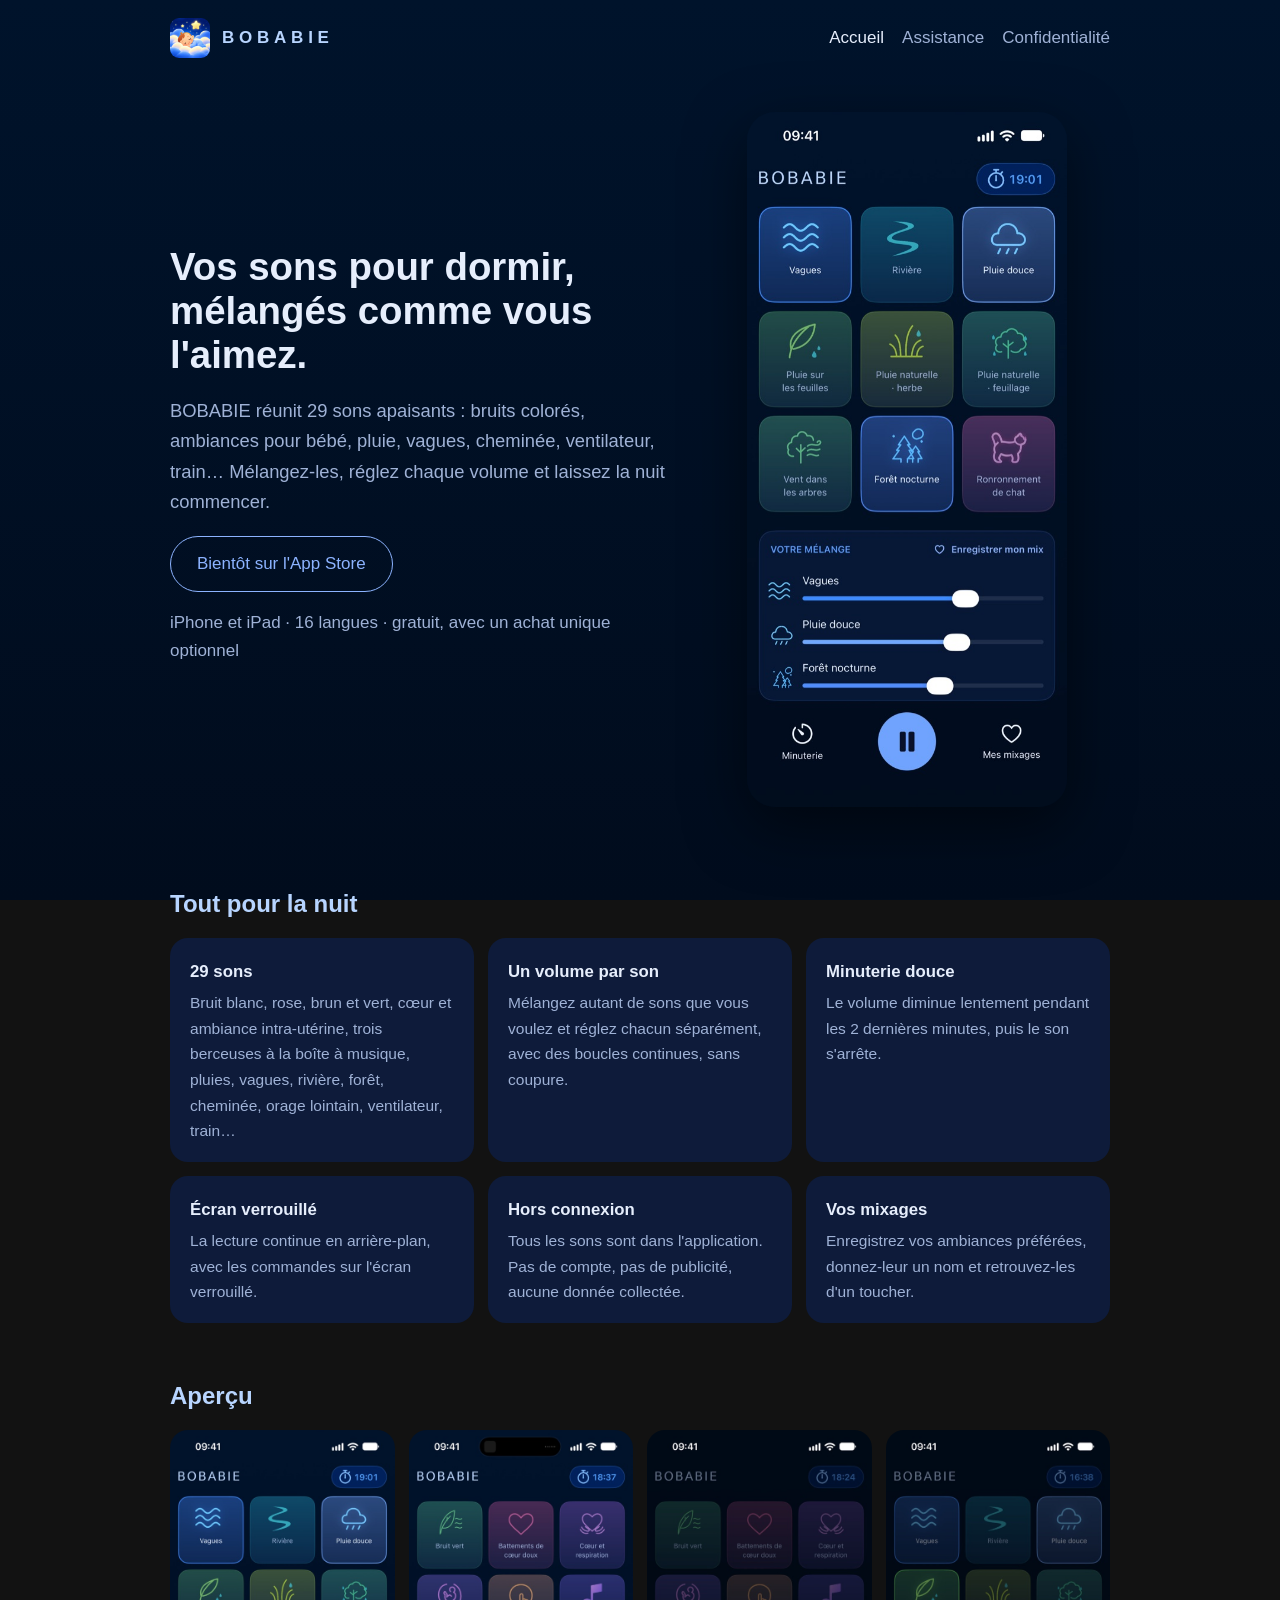
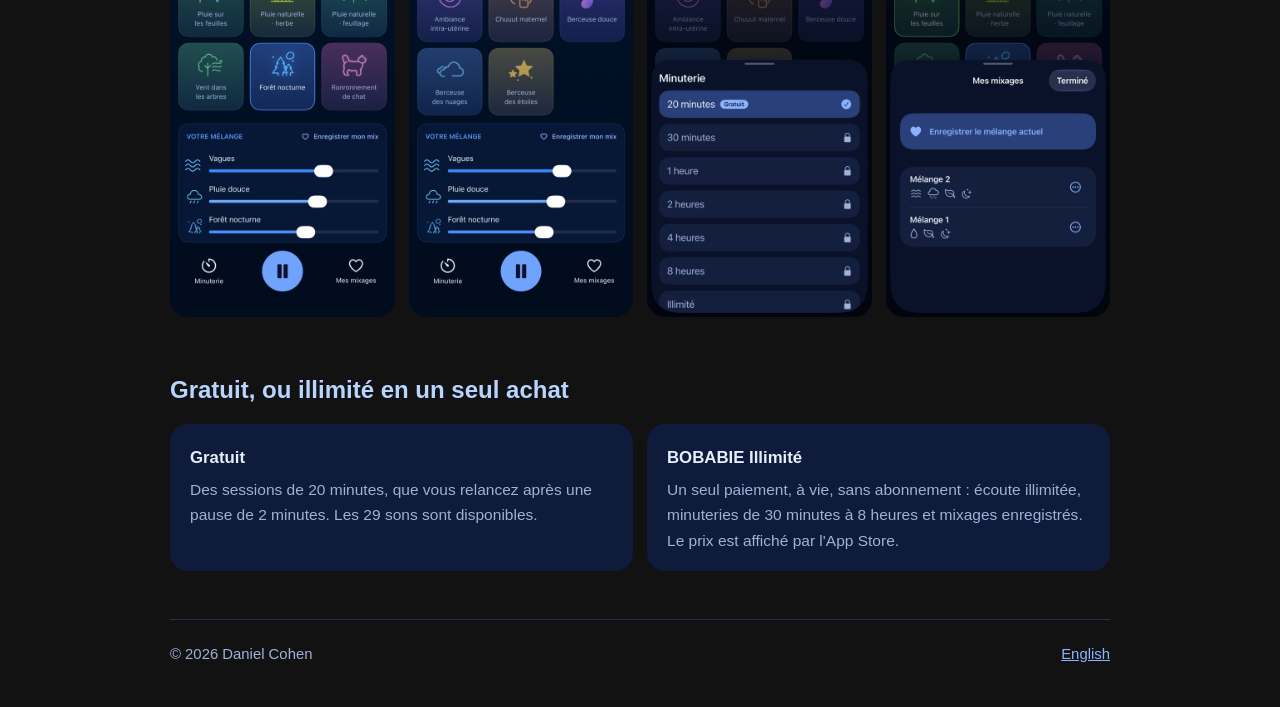
<file: index.html>
<!doctype html>
<html lang="fr">
<head>
<meta charset="utf-8">
<meta name="viewport" content="width=device-width,initial-scale=1">
<title>BOBABIE — Sons apaisants pour dormir</title>
<meta name="description" content="BOBABIE : 29 sons apaisants à mélanger pour dormir et se détendre. iPhone et iPad.">
<meta property="og:title" content="BOBABIE — Sons apaisants pour dormir">
<meta property="og:description" content="BOBABIE : 29 sons apaisants à mélanger pour dormir et se détendre. iPhone et iPad.">
<meta property="og:image" content="https://danicojo.github.io/bobabie-site/assets/img/icon-180.png">
<link rel="icon" href="assets/img/icon-64.png">
<link rel="apple-touch-icon" href="assets/img/icon-180.png">
<link rel="stylesheet" href="assets/style.css">
<link rel="alternate" hreflang="fr" href="https://danicojo.github.io/bobabie-site/index.html">
<link rel="alternate" hreflang="en" href="https://danicojo.github.io/bobabie-site/en/index.html">
</head>
<body>
<div class="wrap">
<header class="site">
<a class="brand" href="index.html"><img src="assets/img/icon-64.png" alt="" width="40" height="40"><span>BOBABIE</span></a>
<nav aria-label="Menu"><a href="index.html" aria-current="page">Accueil</a><a href="assistance.html">Assistance</a><a href="confidentialite.html">Confidentialité</a></nav>
</header>
<main class="page-home">
<section class="hero">
<div>
<h1>Vos sons pour dormir, mélangés comme vous l'aimez.</h1>
<p class="lead">BOBABIE réunit 29 sons apaisants : bruits colorés, ambiances pour bébé, pluie, vagues, cheminée, ventilateur, train… Mélangez-les, réglez chaque volume et laissez la nuit commencer.</p>
<p><span class="soon">Bientôt sur l'App Store</span></p>
<p class="muted">iPhone et iPad · 16 langues · gratuit, avec un achat unique optionnel</p>
</div>
<img class="phone" src="assets/img/fr-1.jpg" alt="BOBABIE : mélange de trois sons avec un curseur de volume par son" width="540" height="1174">
</section>
<h2>Tout pour la nuit</h2>
<div class="grid">
<div class="card"><h3>29 sons</h3><p>Bruit blanc, rose, brun et vert, cœur et ambiance intra-utérine, trois berceuses à la boîte à musique, pluies, vagues, rivière, forêt, cheminée, orage lointain, ventilateur, train…</p></div>
<div class="card"><h3>Un volume par son</h3><p>Mélangez autant de sons que vous voulez et réglez chacun séparément, avec des boucles continues, sans coupure.</p></div>
<div class="card"><h3>Minuterie douce</h3><p>Le volume diminue lentement pendant les 2 dernières minutes, puis le son s'arrête.</p></div>
<div class="card"><h3>Écran verrouillé</h3><p>La lecture continue en arrière-plan, avec les commandes sur l'écran verrouillé.</p></div>
<div class="card"><h3>Hors connexion</h3><p>Tous les sons sont dans l'application. Pas de compte, pas de publicité, aucune donnée collectée.</p></div>
<div class="card"><h3>Vos mixages</h3><p>Enregistrez vos ambiances préférées, donnez-leur un nom et retrouvez-les d'un toucher.</p></div>
</div>
<h2>Aperçu</h2>
<div class="shots">
<img src="assets/img/fr-1.jpg" alt="Mélange de sons et curseurs de volume" width="540" height="1174" loading="lazy">
<img src="assets/img/fr-2.jpg" alt="Les 29 sons, dont trois berceuses" width="540" height="1174" loading="lazy">
<img src="assets/img/fr-3.jpg" alt="Minuterie de sommeil" width="540" height="1174" loading="lazy">
<img src="assets/img/fr-5.jpg" alt="Mes mixages enregistrés" width="540" height="1174" loading="lazy">
</div>
<h2>Gratuit, ou illimité en un seul achat</h2>
<div class="grid">
<div class="card"><h3>Gratuit</h3><p>Des sessions de 20 minutes, que vous relancez après une pause de 2 minutes. Les 29 sons sont disponibles.</p></div>
<div class="card"><h3>BOBABIE Illimité</h3><p>Un seul paiement, à vie, sans abonnement : écoute illimitée, minuteries de 30 minutes à 8 heures et mixages enregistrés. Le prix est affiché par l'App Store.</p></div>
</div>
</main>
<footer class="site"><span>© 2026 Daniel Cohen</span><span><a href="en/index.html" hreflang="en">English</a></span></footer>
</div>
</body>
</html>
</file>
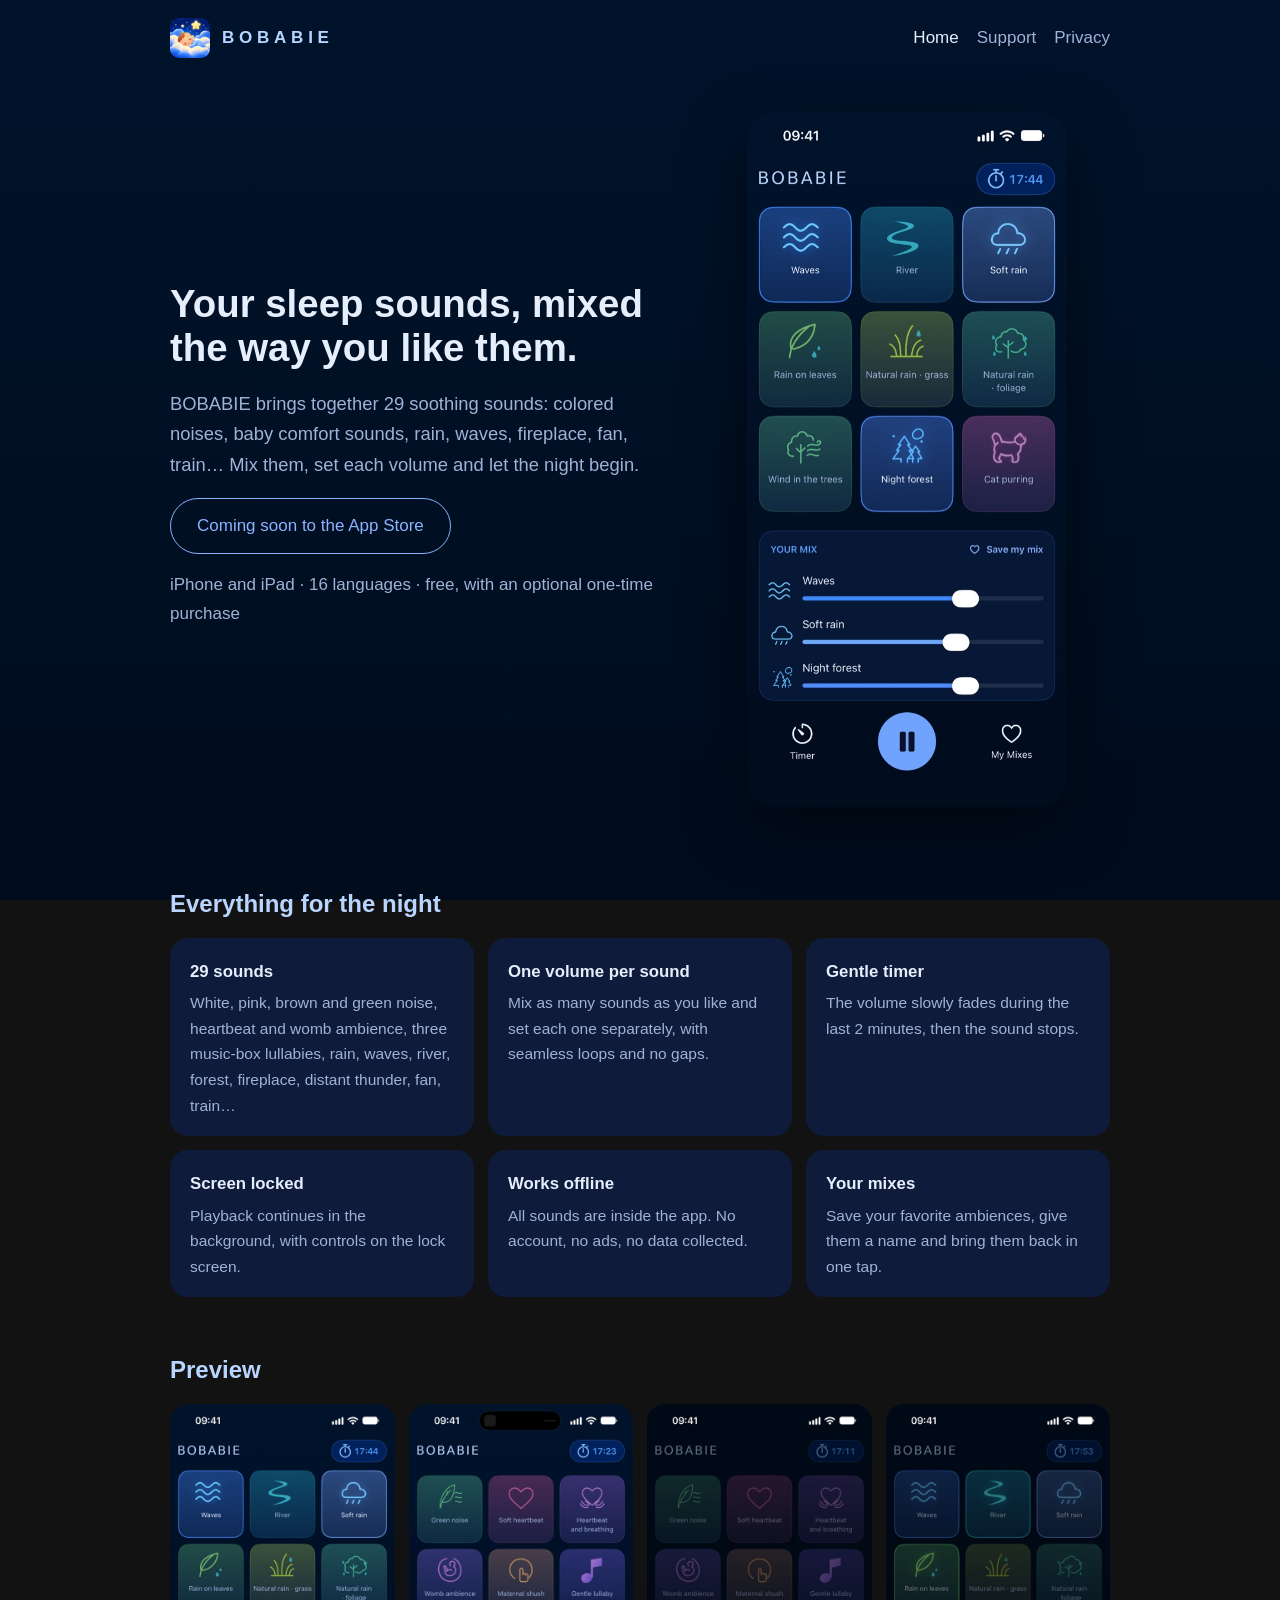
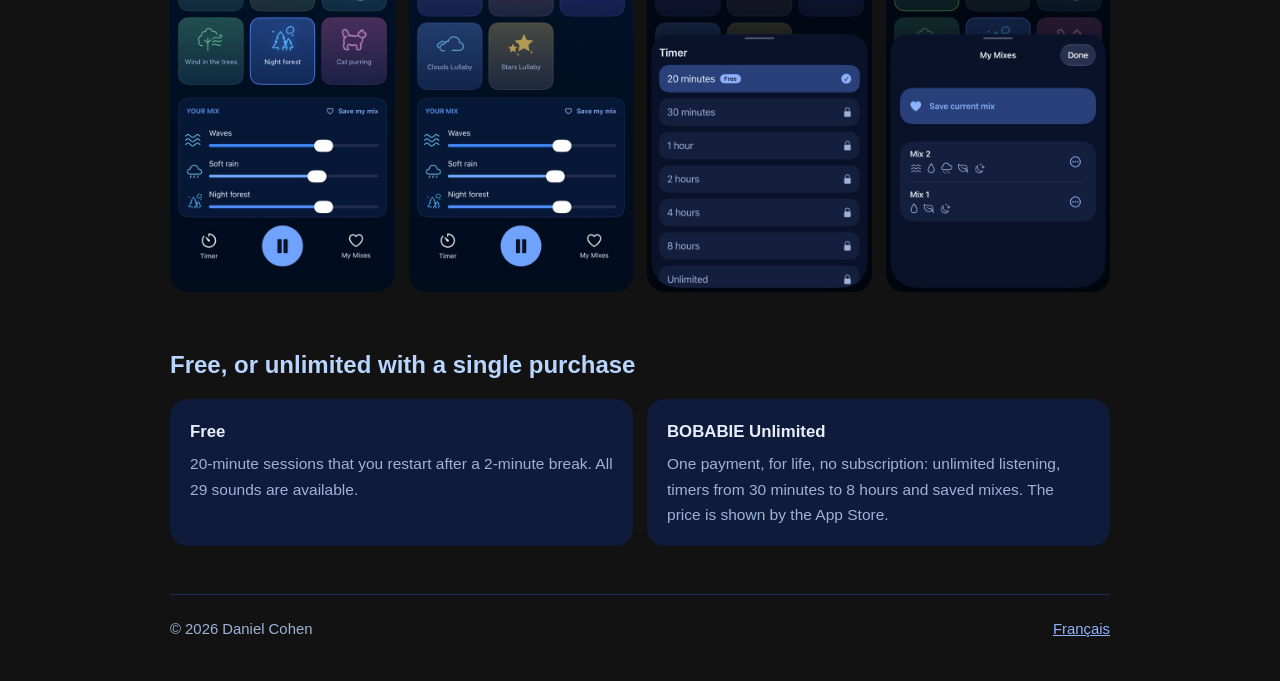
<file: en/index.html>
<!doctype html>
<html lang="en">
<head>
<meta charset="utf-8">
<meta name="viewport" content="width=device-width,initial-scale=1">
<title>BOBABIE — Soothing sounds for sleep</title>
<meta name="description" content="BOBABIE: 29 soothing sounds to mix for sleep and relaxation. iPhone and iPad.">
<meta property="og:title" content="BOBABIE — Soothing sounds for sleep">
<meta property="og:description" content="BOBABIE: 29 soothing sounds to mix for sleep and relaxation. iPhone and iPad.">
<meta property="og:image" content="https://danicojo.github.io/bobabie-site/assets/img/icon-180.png">
<link rel="icon" href="../assets/img/icon-64.png">
<link rel="apple-touch-icon" href="../assets/img/icon-180.png">
<link rel="stylesheet" href="../assets/style.css">
<link rel="alternate" hreflang="fr" href="https://danicojo.github.io/bobabie-site/index.html">
<link rel="alternate" hreflang="en" href="https://danicojo.github.io/bobabie-site/en/index.html">
</head>
<body>
<div class="wrap">
<header class="site">
<a class="brand" href="../index.html"><img src="../assets/img/icon-64.png" alt="" width="40" height="40"><span>BOBABIE</span></a>
<nav aria-label="Menu"><a href="index.html" aria-current="page">Home</a><a href="support.html">Support</a><a href="privacy.html">Privacy</a></nav>
</header>
<main class="page-home">
<section class="hero">
<div>
<h1>Your sleep sounds, mixed the way you like them.</h1>
<p class="lead">BOBABIE brings together 29 soothing sounds: colored noises, baby comfort sounds, rain, waves, fireplace, fan, train… Mix them, set each volume and let the night begin.</p>
<p><span class="soon">Coming soon to the App Store</span></p>
<p class="muted">iPhone and iPad · 16 languages · free, with an optional one-time purchase</p>
</div>
<img class="phone" src="../assets/img/en-1.jpg" alt="BOBABIE: a mix of three sounds with a volume slider for each" width="540" height="1174">
</section>
<h2>Everything for the night</h2>
<div class="grid">
<div class="card"><h3>29 sounds</h3><p>White, pink, brown and green noise, heartbeat and womb ambience, three music-box lullabies, rain, waves, river, forest, fireplace, distant thunder, fan, train…</p></div>
<div class="card"><h3>One volume per sound</h3><p>Mix as many sounds as you like and set each one separately, with seamless loops and no gaps.</p></div>
<div class="card"><h3>Gentle timer</h3><p>The volume slowly fades during the last 2 minutes, then the sound stops.</p></div>
<div class="card"><h3>Screen locked</h3><p>Playback continues in the background, with controls on the lock screen.</p></div>
<div class="card"><h3>Works offline</h3><p>All sounds are inside the app. No account, no ads, no data collected.</p></div>
<div class="card"><h3>Your mixes</h3><p>Save your favorite ambiences, give them a name and bring them back in one tap.</p></div>
</div>
<h2>Preview</h2>
<div class="shots">
<img src="../assets/img/en-1.jpg" alt="A mix of sounds with volume sliders" width="540" height="1174" loading="lazy">
<img src="../assets/img/en-2.jpg" alt="The 29 sounds, including three lullabies" width="540" height="1174" loading="lazy">
<img src="../assets/img/en-3.jpg" alt="Sleep timer" width="540" height="1174" loading="lazy">
<img src="../assets/img/en-5.jpg" alt="Saved mixes" width="540" height="1174" loading="lazy">
</div>
<h2>Free, or unlimited with a single purchase</h2>
<div class="grid">
<div class="card"><h3>Free</h3><p>20-minute sessions that you restart after a 2-minute break. All 29 sounds are available.</p></div>
<div class="card"><h3>BOBABIE Unlimited</h3><p>One payment, for life, no subscription: unlimited listening, timers from 30 minutes to 8 hours and saved mixes. The price is shown by the App Store.</p></div>
</div>
</main>
<footer class="site"><span>© 2026 Daniel Cohen</span><span><a href="../index.html" hreflang="fr">Français</a></span></footer>
</div>
</body>
</html>
</file>
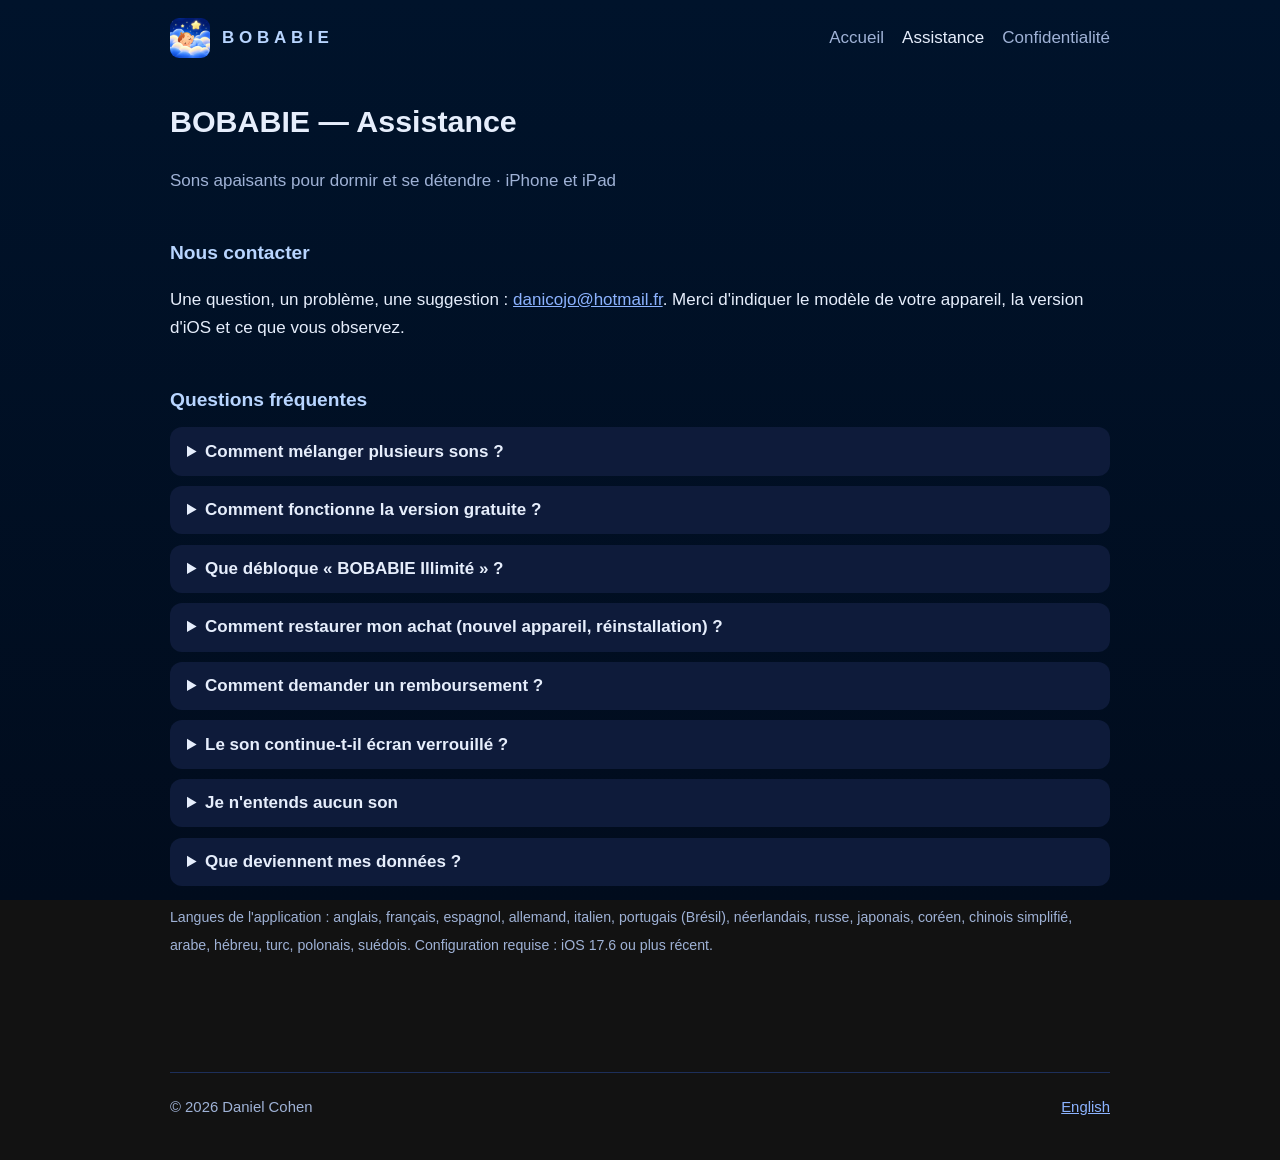
<file: assistance.html>
<!doctype html>
<html lang="fr">
<head>
<meta charset="utf-8">
<meta name="viewport" content="width=device-width,initial-scale=1">
<title>BOBABIE — Assistance</title>
<meta name="description" content="Aide et questions fréquentes sur BOBABIE : mélanges, minuterie, achat, restauration.">
<meta property="og:title" content="BOBABIE — Assistance">
<meta property="og:description" content="Aide et questions fréquentes sur BOBABIE : mélanges, minuterie, achat, restauration.">
<meta property="og:image" content="https://danicojo.github.io/bobabie-site/assets/img/icon-180.png">
<link rel="icon" href="assets/img/icon-64.png">
<link rel="apple-touch-icon" href="assets/img/icon-180.png">
<link rel="stylesheet" href="assets/style.css">
<link rel="alternate" hreflang="fr" href="https://danicojo.github.io/bobabie-site/assistance.html">
<link rel="alternate" hreflang="en" href="https://danicojo.github.io/bobabie-site/en/support.html">
</head>
<body>
<div class="wrap">
<header class="site">
<a class="brand" href="index.html"><img src="assets/img/icon-64.png" alt="" width="40" height="40"><span>BOBABIE</span></a>
<nav aria-label="Menu"><a href="index.html">Accueil</a><a href="assistance.html" aria-current="page">Assistance</a><a href="confidentialite.html">Confidentialité</a></nav>
</header>
<main class="page">
<h1>BOBABIE — Assistance</h1>
<p class="muted">Sons apaisants pour dormir et se détendre · iPhone et iPad</p>
<h2>Nous contacter</h2>
<p>Une question, un problème, une suggestion : <a href="mailto:danicojo@hotmail.fr">danicojo@hotmail.fr</a>. Merci d'indiquer le modèle de votre appareil, la version d'iOS et ce que vous observez.</p>
<h2>Questions fréquentes</h2>
<details><summary>Comment mélanger plusieurs sons ?</summary><p>Touchez une tuile pour démarrer un son, puis d'autres pour les ajouter. Chaque son actif a son curseur de volume dans « Votre mélange ». Touchez une tuile active pour la retirer.</p></details>
<details><summary>Comment fonctionne la version gratuite ?</summary><p>Vous écoutez gratuitement par sessions de 20 minutes. Les 2 dernières minutes, le volume diminue doucement, puis le son s'arrête. Une pause de 2 minutes est ensuite nécessaire avant de relancer une session. Si vous arrêtez avant la fin, le temps restant est conservé.</p></details>
<details><summary>Que débloque « BOBABIE Illimité » ?</summary><p>Un seul paiement, à vie, sans abonnement : écoute illimitée sans pause, minuteries de 30 minutes à 8 heures, et enregistrement de vos mixages (« Mes mixages »). Le prix est affiché par l'App Store dans votre devise.</p></details>
<details><summary>Comment restaurer mon achat (nouvel appareil, réinstallation) ?</summary><p>Ouvrez l'écran d'achat (par exemple en touchant « Mes mixages » ou une durée de minuterie verrouillée), puis touchez « Restaurer l'achat ». Utilisez le même compte Apple que lors de l'achat. Le partage familial n'est pas disponible pour cet achat.</p></details>
<details><summary>Comment demander un remboursement ?</summary><p>Les paiements sont gérés par Apple : rendez-vous sur <a href="https://reportaproblem.apple.com">reportaproblem.apple.com</a>.</p></details>
<details><summary>Le son continue-t-il écran verrouillé ?</summary><p>Oui. BOBABIE joue en arrière-plan et vous pouvez mettre en pause ou reprendre depuis l'écran verrouillé et le Centre de contrôle. La lecture ne reprend jamais toute seule après un appel ou une alarme : relancez-la vous-même.</p></details>
<details><summary>Je n'entends aucun son</summary><p>Vérifiez le volume de l'appareil, que le son est actif dans « Votre mélange », que le curseur n'est pas à zéro et que la sortie audio (casque, Bluetooth) est celle attendue. Si le problème persiste, fermez complètement l'application puis rouvrez-la.</p></details>
<details><summary>Que deviennent mes données ?</summary><p>BOBABIE ne collecte aucune donnée : voir la <a href="confidentialite.html">politique de confidentialité</a>.</p></details>
<p class="muted"><small>Langues de l'application : anglais, français, espagnol, allemand, italien, portugais (Brésil), néerlandais, russe, japonais, coréen, chinois simplifié, arabe, hébreu, turc, polonais, suédois. Configuration requise : iOS 17.6 ou plus récent.</small></p>

</main>
<footer class="site"><span>© 2026 Daniel Cohen</span><span><a href="en/support.html" hreflang="en">English</a></span></footer>
</div>
</body>
</html>
</file>
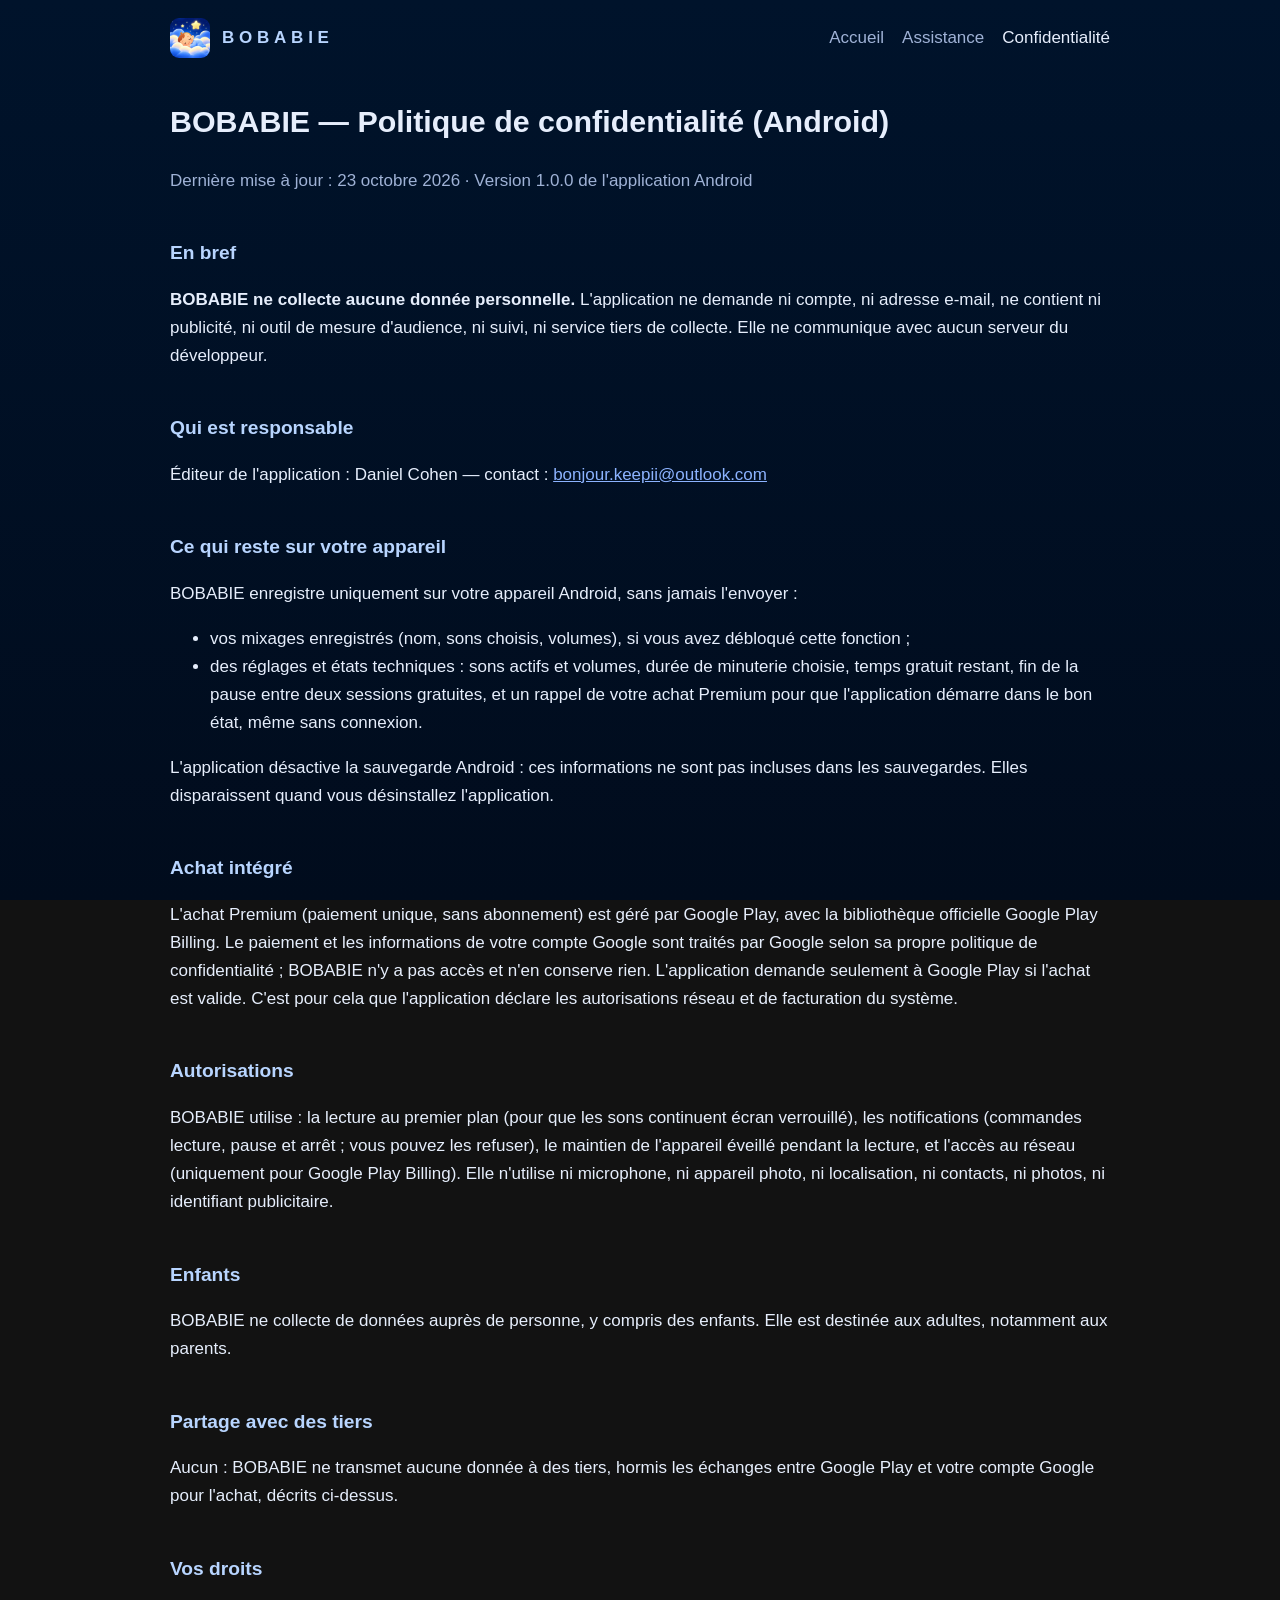
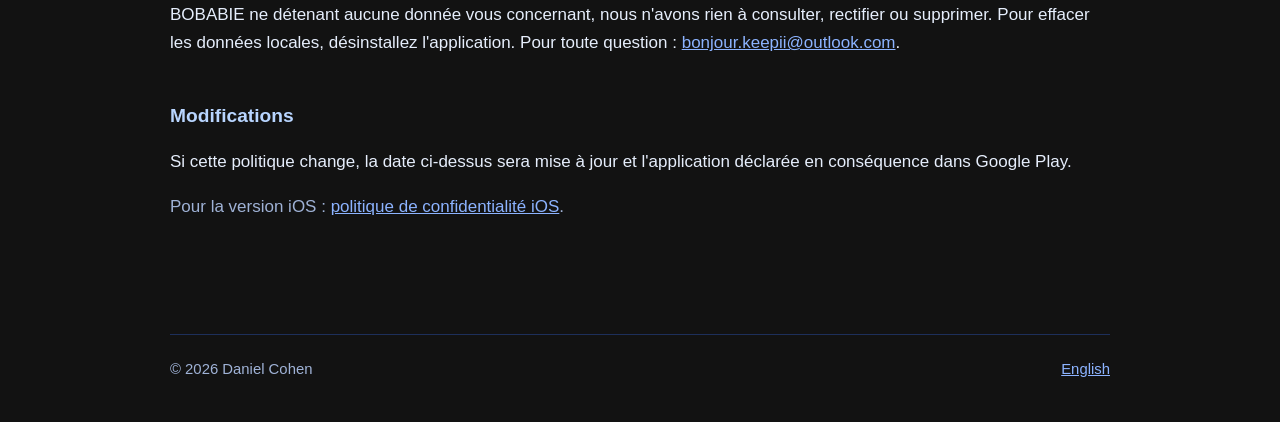
<file: confidentialite-android.html>
<!doctype html>
<html lang="fr">
<head>
<meta charset="utf-8">
<meta name="viewport" content="width=device-width,initial-scale=1">
<title>BOBABIE — Politique de confidentialité (Android)</title>
<meta name="description" content="BOBABIE pour Android ne collecte aucune donnée personnelle. Politique de confidentialité.">
<link rel="icon" href="assets/img/icon-64.png">
<link rel="stylesheet" href="assets/style.css">
<link rel="alternate" hreflang="fr" href="https://danicojo.github.io/bobabie-site/confidentialite-android.html">
<link rel="alternate" hreflang="en" href="https://danicojo.github.io/bobabie-site/en/privacy-android.html">
</head>
<body>
<div class="wrap">
<header class="site">
<a class="brand" href="index.html"><img src="assets/img/icon-64.png" alt="" width="40" height="40"><span>BOBABIE</span></a>
<nav aria-label="Menu"><a href="index.html">Accueil</a><a href="assistance.html">Assistance</a><a href="confidentialite-android.html" aria-current="page">Confidentialité</a></nav>
</header>
<main class="page">
<h1>BOBABIE — Politique de confidentialité (Android)</h1>
<p class="muted">Dernière mise à jour : 23 octobre 2026 · Version 1.0.0 de l'application Android</p>
<h2>En bref</h2>
<p><strong>BOBABIE ne collecte aucune donnée personnelle.</strong> L'application ne demande ni compte, ni adresse e-mail, ne contient ni publicité, ni outil de mesure d'audience, ni suivi, ni service tiers de collecte. Elle ne communique avec aucun serveur du développeur.</p>
<h2>Qui est responsable</h2>
<p>Éditeur de l'application : Daniel Cohen — contact : <a href="mailto:bonjour.keepii@outlook.com">bonjour.keepii@outlook.com</a></p>
<h2>Ce qui reste sur votre appareil</h2>
<p>BOBABIE enregistre uniquement sur votre appareil Android, sans jamais l'envoyer :</p>
<ul>
<li>vos mixages enregistrés (nom, sons choisis, volumes), si vous avez débloqué cette fonction ;</li>
<li>des réglages et états techniques : sons actifs et volumes, durée de minuterie choisie, temps gratuit restant, fin de la pause entre deux sessions gratuites, et un rappel de votre achat Premium pour que l'application démarre dans le bon état, même sans connexion.</li>
</ul>
<p>L'application désactive la sauvegarde Android : ces informations ne sont pas incluses dans les sauvegardes. Elles disparaissent quand vous désinstallez l'application.</p>
<h2>Achat intégré</h2>
<p>L'achat Premium (paiement unique, sans abonnement) est géré par Google Play, avec la bibliothèque officielle Google Play Billing. Le paiement et les informations de votre compte Google sont traités par Google selon sa propre politique de confidentialité ; BOBABIE n'y a pas accès et n'en conserve rien. L'application demande seulement à Google Play si l'achat est valide. C'est pour cela que l'application déclare les autorisations réseau et de facturation du système.</p>
<h2>Autorisations</h2>
<p>BOBABIE utilise : la lecture au premier plan (pour que les sons continuent écran verrouillé), les notifications (commandes lecture, pause et arrêt ; vous pouvez les refuser), le maintien de l'appareil éveillé pendant la lecture, et l'accès au réseau (uniquement pour Google Play Billing). Elle n'utilise ni microphone, ni appareil photo, ni localisation, ni contacts, ni photos, ni identifiant publicitaire.</p>
<h2>Enfants</h2>
<p>BOBABIE ne collecte de données auprès de personne, y compris des enfants. Elle est destinée aux adultes, notamment aux parents.</p>
<h2>Partage avec des tiers</h2>
<p>Aucun : BOBABIE ne transmet aucune donnée à des tiers, hormis les échanges entre Google Play et votre compte Google pour l'achat, décrits ci-dessus.</p>
<h2>Vos droits</h2>
<p>BOBABIE ne détenant aucune donnée vous concernant, nous n'avons rien à consulter, rectifier ou supprimer. Pour effacer les données locales, désinstallez l'application. Pour toute question : <a href="mailto:bonjour.keepii@outlook.com">bonjour.keepii@outlook.com</a>.</p>
<h2>Modifications</h2>
<p>Si cette politique change, la date ci-dessus sera mise à jour et l'application déclarée en conséquence dans Google Play.</p>
<p class="muted">Pour la version iOS : <a href="confidentialite.html">politique de confidentialité iOS</a>.</p>
</main>
<footer class="site"><span>© 2026 Daniel Cohen</span><span><a href="en/privacy-android.html" hreflang="en">English</a></span></footer>
</div>
</body>
</html>
</file>
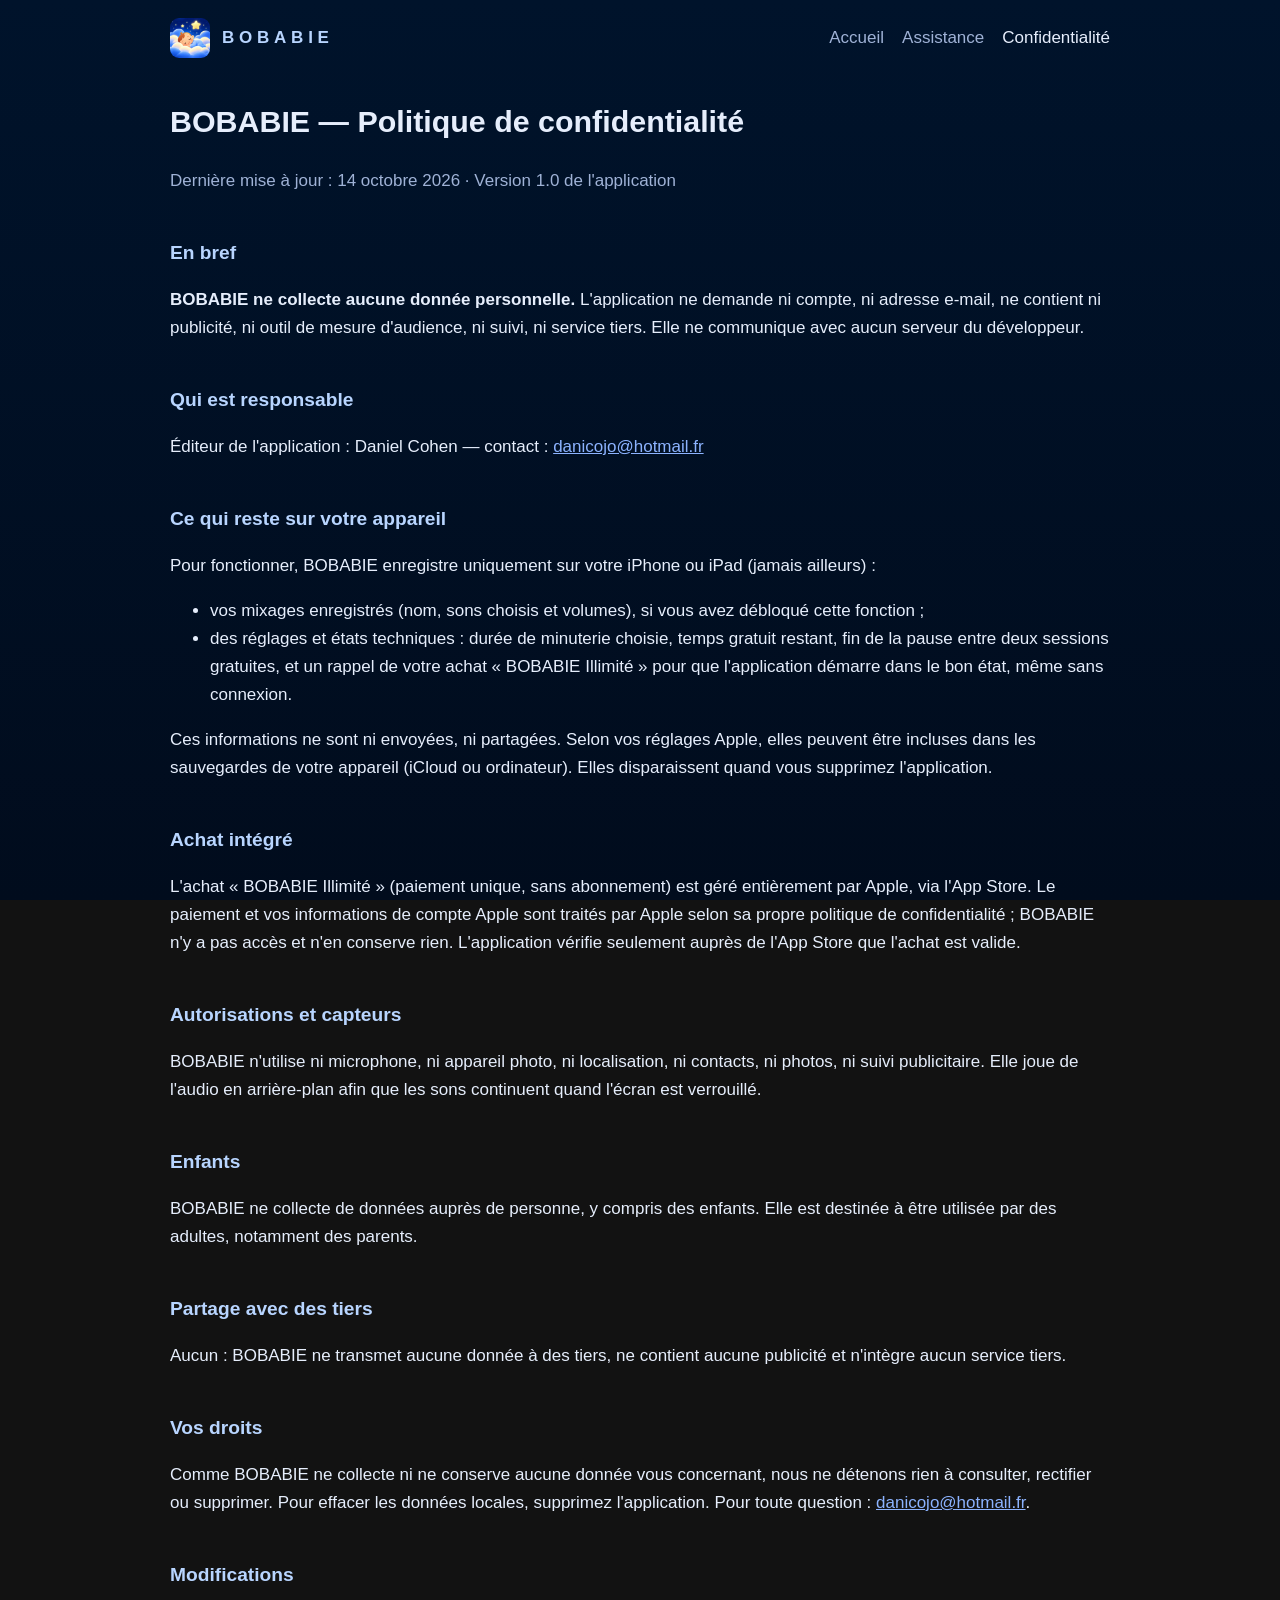
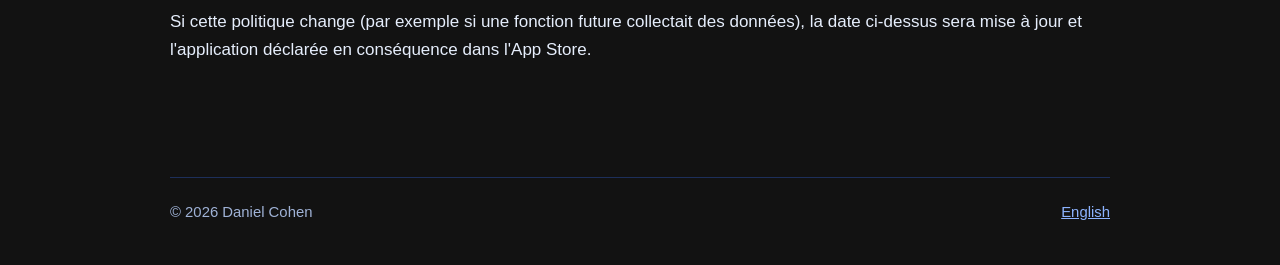
<file: confidentialite.html>
<!doctype html>
<html lang="fr">
<head>
<meta charset="utf-8">
<meta name="viewport" content="width=device-width,initial-scale=1">
<title>BOBABIE — Politique de confidentialité</title>
<meta name="description" content="BOBABIE ne collecte aucune donnée personnelle. Politique de confidentialité.">
<meta property="og:title" content="BOBABIE — Politique de confidentialité">
<meta property="og:description" content="BOBABIE ne collecte aucune donnée personnelle. Politique de confidentialité.">
<meta property="og:image" content="https://danicojo.github.io/bobabie-site/assets/img/icon-180.png">
<link rel="icon" href="assets/img/icon-64.png">
<link rel="apple-touch-icon" href="assets/img/icon-180.png">
<link rel="stylesheet" href="assets/style.css">
<link rel="alternate" hreflang="fr" href="https://danicojo.github.io/bobabie-site/confidentialite.html">
<link rel="alternate" hreflang="en" href="https://danicojo.github.io/bobabie-site/en/privacy.html">
</head>
<body>
<div class="wrap">
<header class="site">
<a class="brand" href="index.html"><img src="assets/img/icon-64.png" alt="" width="40" height="40"><span>BOBABIE</span></a>
<nav aria-label="Menu"><a href="index.html">Accueil</a><a href="assistance.html">Assistance</a><a href="confidentialite.html" aria-current="page">Confidentialité</a></nav>
</header>
<main class="page">
<h1>BOBABIE — Politique de confidentialité</h1>
<p class="muted">Dernière mise à jour : 14 octobre 2026 · Version 1.0 de l'application</p>
<h2>En bref</h2>
<p><strong>BOBABIE ne collecte aucune donnée personnelle.</strong> L'application ne demande ni compte, ni adresse e-mail, ne contient ni publicité, ni outil de mesure d'audience, ni suivi, ni service tiers. Elle ne communique avec aucun serveur du développeur.</p>
<h2>Qui est responsable</h2>
<p>Éditeur de l'application : Daniel Cohen — contact : <a href="mailto:danicojo@hotmail.fr">danicojo@hotmail.fr</a></p>
<h2>Ce qui reste sur votre appareil</h2>
<p>Pour fonctionner, BOBABIE enregistre uniquement sur votre iPhone ou iPad (jamais ailleurs) :</p>
<ul>
<li>vos mixages enregistrés (nom, sons choisis et volumes), si vous avez débloqué cette fonction ;</li>
<li>des réglages et états techniques : durée de minuterie choisie, temps gratuit restant, fin de la pause entre deux sessions gratuites, et un rappel de votre achat « BOBABIE Illimité » pour que l'application démarre dans le bon état, même sans connexion.</li>
</ul>
<p>Ces informations ne sont ni envoyées, ni partagées. Selon vos réglages Apple, elles peuvent être incluses dans les sauvegardes de votre appareil (iCloud ou ordinateur). Elles disparaissent quand vous supprimez l'application.</p>
<h2>Achat intégré</h2>
<p>L'achat « BOBABIE Illimité » (paiement unique, sans abonnement) est géré entièrement par Apple, via l'App Store. Le paiement et vos informations de compte Apple sont traités par Apple selon sa propre politique de confidentialité ; BOBABIE n'y a pas accès et n'en conserve rien. L'application vérifie seulement auprès de l'App Store que l'achat est valide.</p>
<h2>Autorisations et capteurs</h2>
<p>BOBABIE n'utilise ni microphone, ni appareil photo, ni localisation, ni contacts, ni photos, ni suivi publicitaire. Elle joue de l'audio en arrière-plan afin que les sons continuent quand l'écran est verrouillé.</p>
<h2>Enfants</h2>
<p>BOBABIE ne collecte de données auprès de personne, y compris des enfants. Elle est destinée à être utilisée par des adultes, notamment des parents.</p>
<h2>Partage avec des tiers</h2>
<p>Aucun : BOBABIE ne transmet aucune donnée à des tiers, ne contient aucune publicité et n'intègre aucun service tiers.</p>
<h2>Vos droits</h2>
<p>Comme BOBABIE ne collecte ni ne conserve aucune donnée vous concernant, nous ne détenons rien à consulter, rectifier ou supprimer. Pour effacer les données locales, supprimez l'application. Pour toute question : <a href="mailto:danicojo@hotmail.fr">danicojo@hotmail.fr</a>.</p>
<h2>Modifications</h2>
<p>Si cette politique change (par exemple si une fonction future collectait des données), la date ci-dessus sera mise à jour et l'application déclarée en conséquence dans l'App Store.</p>

</main>
<footer class="site"><span>© 2026 Daniel Cohen</span><span><a href="en/privacy.html" hreflang="en">English</a></span></footer>
</div>
</body>
</html>
</file>
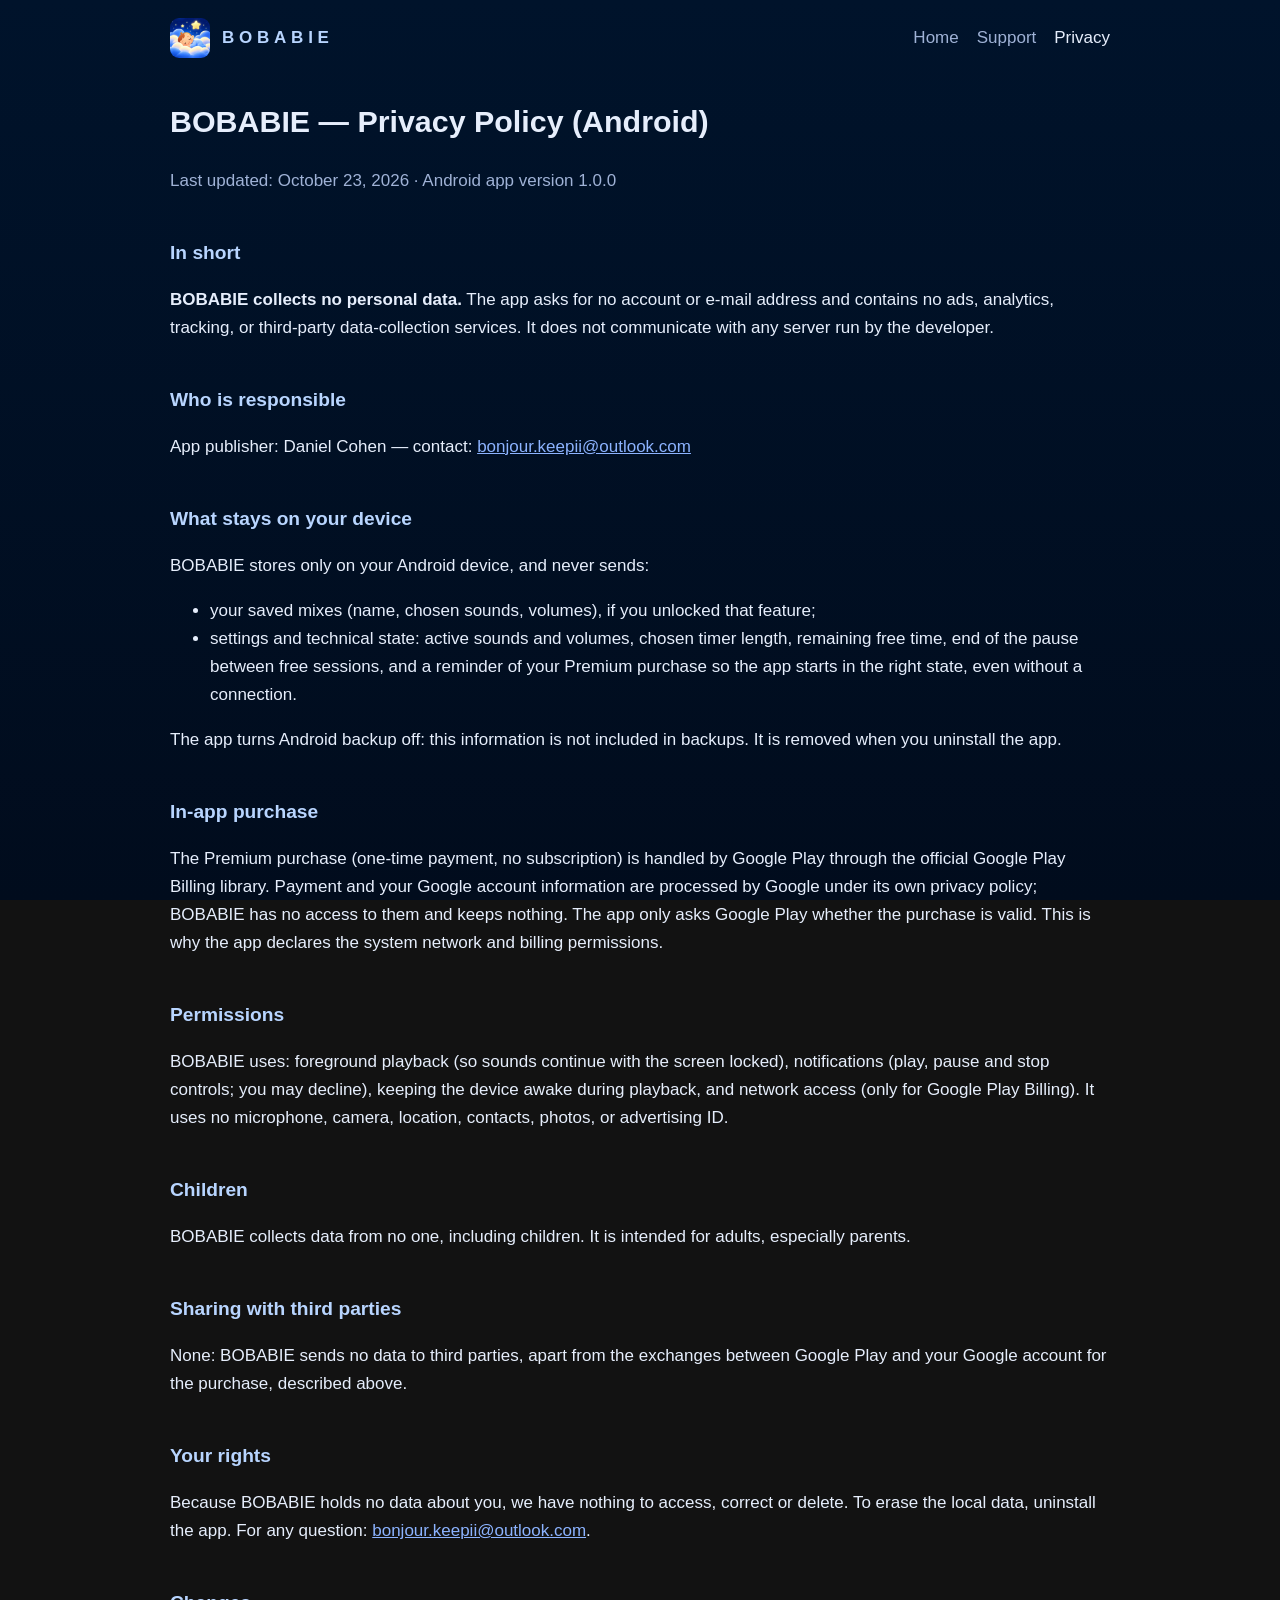
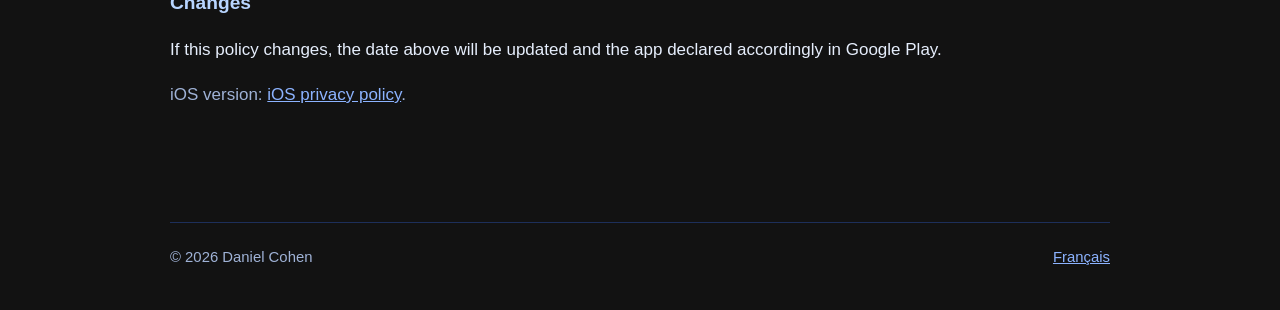
<file: en/privacy-android.html>
<!doctype html>
<html lang="en">
<head>
<meta charset="utf-8">
<meta name="viewport" content="width=device-width,initial-scale=1">
<title>BOBABIE — Privacy Policy (Android)</title>
<meta name="description" content="BOBABIE for Android collects no personal data. Privacy policy.">
<link rel="icon" href="../assets/img/icon-64.png">
<link rel="stylesheet" href="../assets/style.css">
<link rel="alternate" hreflang="fr" href="https://danicojo.github.io/bobabie-site/confidentialite-android.html">
<link rel="alternate" hreflang="en" href="https://danicojo.github.io/bobabie-site/en/privacy-android.html">
</head>
<body>
<div class="wrap">
<header class="site">
<a class="brand" href="../index.html"><img src="../assets/img/icon-64.png" alt="" width="40" height="40"><span>BOBABIE</span></a>
<nav aria-label="Menu"><a href="index.html">Home</a><a href="support.html">Support</a><a href="privacy-android.html" aria-current="page">Privacy</a></nav>
</header>
<main class="page">
<h1>BOBABIE — Privacy Policy (Android)</h1>
<p class="muted">Last updated: October 23, 2026 · Android app version 1.0.0</p>
<h2>In short</h2>
<p><strong>BOBABIE collects no personal data.</strong> The app asks for no account or e-mail address and contains no ads, analytics, tracking, or third-party data-collection services. It does not communicate with any server run by the developer.</p>
<h2>Who is responsible</h2>
<p>App publisher: Daniel Cohen — contact: <a href="mailto:bonjour.keepii@outlook.com">bonjour.keepii@outlook.com</a></p>
<h2>What stays on your device</h2>
<p>BOBABIE stores only on your Android device, and never sends:</p>
<ul>
<li>your saved mixes (name, chosen sounds, volumes), if you unlocked that feature;</li>
<li>settings and technical state: active sounds and volumes, chosen timer length, remaining free time, end of the pause between free sessions, and a reminder of your Premium purchase so the app starts in the right state, even without a connection.</li>
</ul>
<p>The app turns Android backup off: this information is not included in backups. It is removed when you uninstall the app.</p>
<h2>In-app purchase</h2>
<p>The Premium purchase (one-time payment, no subscription) is handled by Google Play through the official Google Play Billing library. Payment and your Google account information are processed by Google under its own privacy policy; BOBABIE has no access to them and keeps nothing. The app only asks Google Play whether the purchase is valid. This is why the app declares the system network and billing permissions.</p>
<h2>Permissions</h2>
<p>BOBABIE uses: foreground playback (so sounds continue with the screen locked), notifications (play, pause and stop controls; you may decline), keeping the device awake during playback, and network access (only for Google Play Billing). It uses no microphone, camera, location, contacts, photos, or advertising ID.</p>
<h2>Children</h2>
<p>BOBABIE collects data from no one, including children. It is intended for adults, especially parents.</p>
<h2>Sharing with third parties</h2>
<p>None: BOBABIE sends no data to third parties, apart from the exchanges between Google Play and your Google account for the purchase, described above.</p>
<h2>Your rights</h2>
<p>Because BOBABIE holds no data about you, we have nothing to access, correct or delete. To erase the local data, uninstall the app. For any question: <a href="mailto:bonjour.keepii@outlook.com">bonjour.keepii@outlook.com</a>.</p>
<h2>Changes</h2>
<p>If this policy changes, the date above will be updated and the app declared accordingly in Google Play.</p>
<p class="muted">iOS version: <a href="../en/privacy.html">iOS privacy policy</a>.</p>
</main>
<footer class="site"><span>© 2026 Daniel Cohen</span><span><a href="../confidentialite-android.html" hreflang="fr">Français</a></span></footer>
</div>
</body>
</html>
</file>
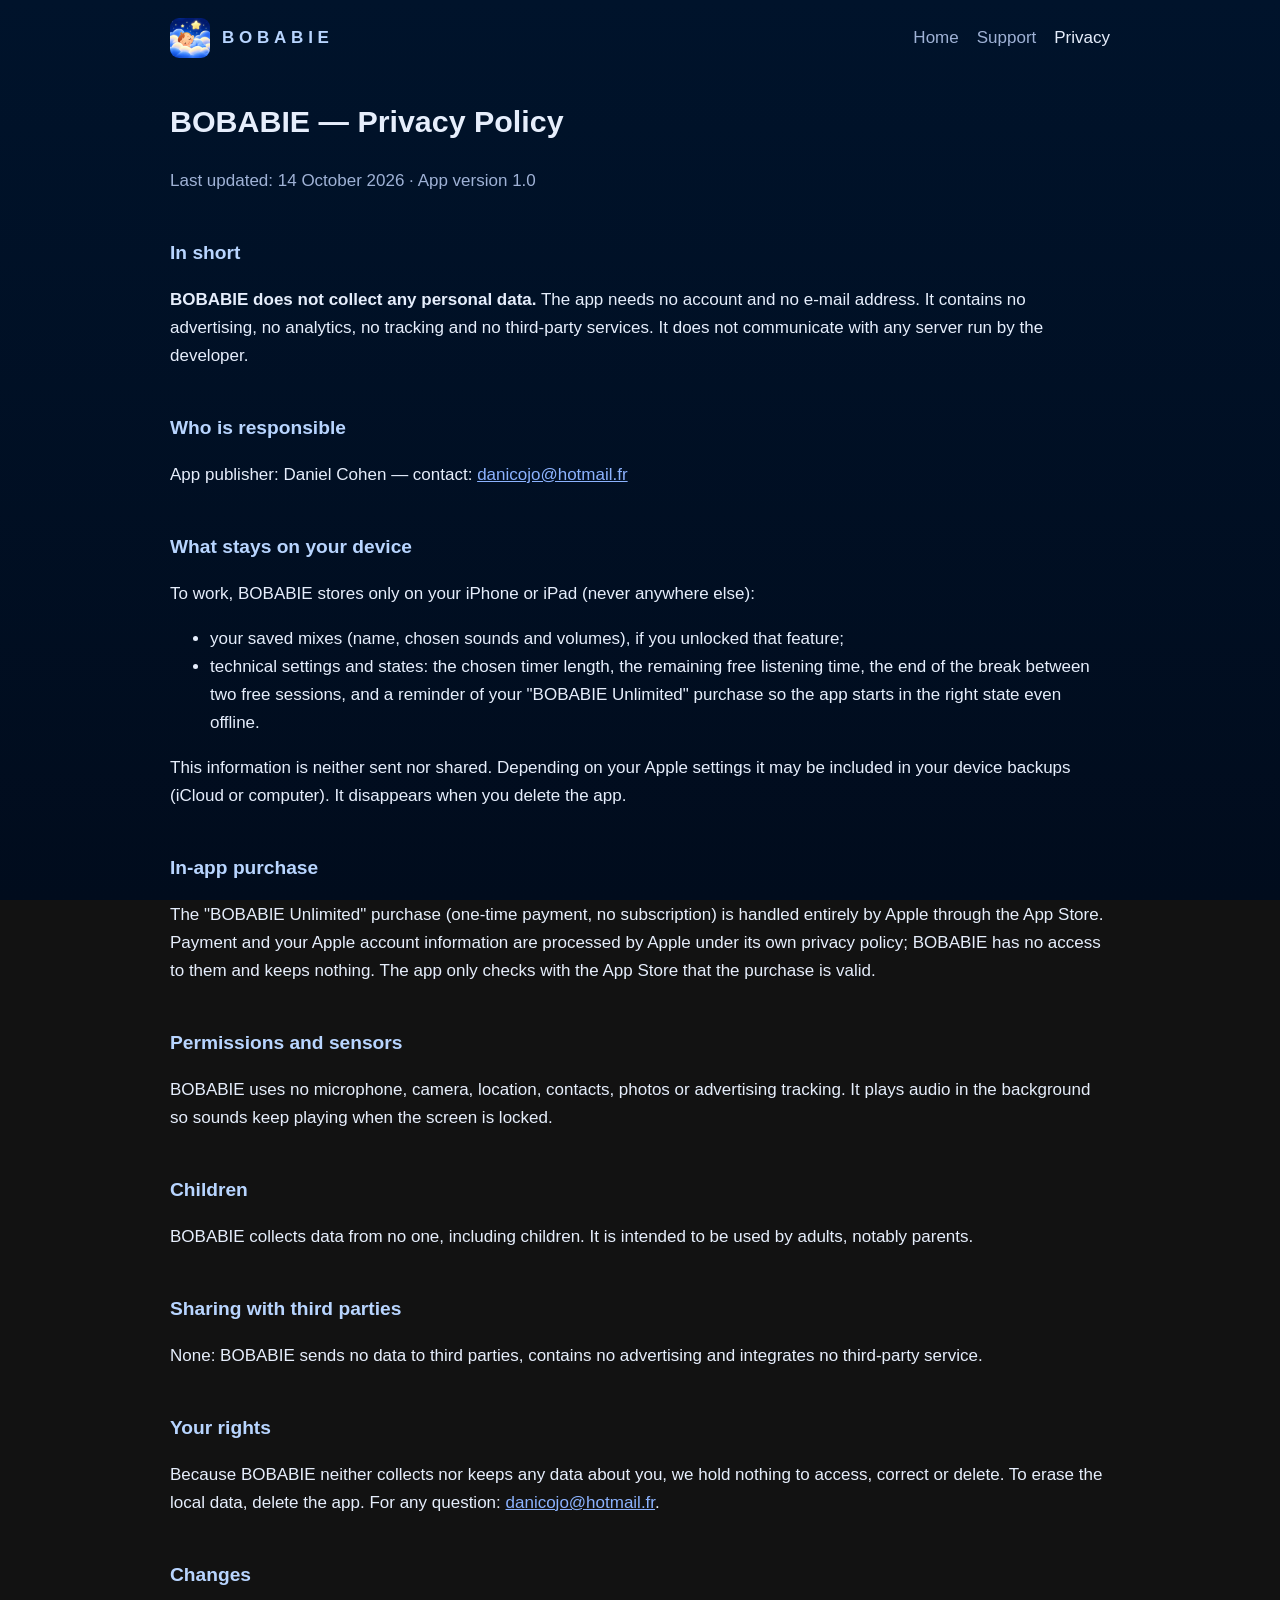
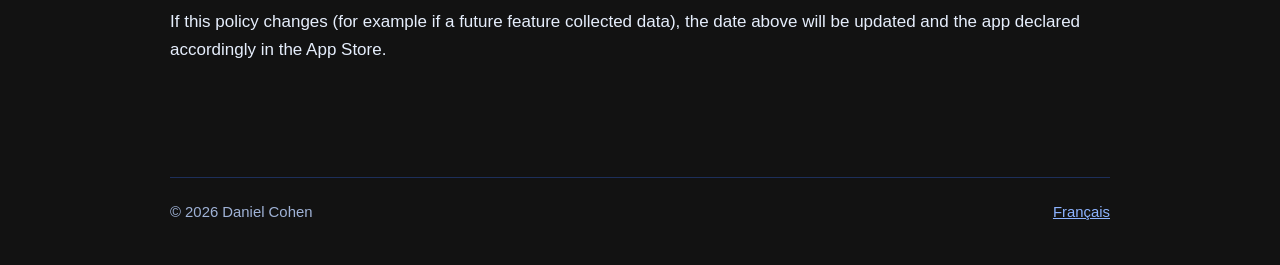
<file: en/privacy.html>
<!doctype html>
<html lang="en">
<head>
<meta charset="utf-8">
<meta name="viewport" content="width=device-width,initial-scale=1">
<title>BOBABIE — Privacy Policy</title>
<meta name="description" content="BOBABIE collects no personal data. Privacy policy.">
<meta property="og:title" content="BOBABIE — Privacy Policy">
<meta property="og:description" content="BOBABIE collects no personal data. Privacy policy.">
<meta property="og:image" content="https://danicojo.github.io/bobabie-site/assets/img/icon-180.png">
<link rel="icon" href="../assets/img/icon-64.png">
<link rel="apple-touch-icon" href="../assets/img/icon-180.png">
<link rel="stylesheet" href="../assets/style.css">
<link rel="alternate" hreflang="fr" href="https://danicojo.github.io/bobabie-site/confidentialite.html">
<link rel="alternate" hreflang="en" href="https://danicojo.github.io/bobabie-site/en/privacy.html">
</head>
<body>
<div class="wrap">
<header class="site">
<a class="brand" href="../index.html"><img src="../assets/img/icon-64.png" alt="" width="40" height="40"><span>BOBABIE</span></a>
<nav aria-label="Menu"><a href="index.html">Home</a><a href="support.html">Support</a><a href="privacy.html" aria-current="page">Privacy</a></nav>
</header>
<main class="page">
<h1>BOBABIE — Privacy Policy</h1>
<p class="muted">Last updated: 14 October 2026 · App version 1.0</p>
<h2>In short</h2>
<p><strong>BOBABIE does not collect any personal data.</strong> The app needs no account and no e-mail address. It contains no advertising, no analytics, no tracking and no third-party services. It does not communicate with any server run by the developer.</p>
<h2>Who is responsible</h2>
<p>App publisher: Daniel Cohen — contact: <a href="mailto:danicojo@hotmail.fr">danicojo@hotmail.fr</a></p>
<h2>What stays on your device</h2>
<p>To work, BOBABIE stores only on your iPhone or iPad (never anywhere else):</p>
<ul>
<li>your saved mixes (name, chosen sounds and volumes), if you unlocked that feature;</li>
<li>technical settings and states: the chosen timer length, the remaining free listening time, the end of the break between two free sessions, and a reminder of your "BOBABIE Unlimited" purchase so the app starts in the right state even offline.</li>
</ul>
<p>This information is neither sent nor shared. Depending on your Apple settings it may be included in your device backups (iCloud or computer). It disappears when you delete the app.</p>
<h2>In-app purchase</h2>
<p>The "BOBABIE Unlimited" purchase (one-time payment, no subscription) is handled entirely by Apple through the App Store. Payment and your Apple account information are processed by Apple under its own privacy policy; BOBABIE has no access to them and keeps nothing. The app only checks with the App Store that the purchase is valid.</p>
<h2>Permissions and sensors</h2>
<p>BOBABIE uses no microphone, camera, location, contacts, photos or advertising tracking. It plays audio in the background so sounds keep playing when the screen is locked.</p>
<h2>Children</h2>
<p>BOBABIE collects data from no one, including children. It is intended to be used by adults, notably parents.</p>
<h2>Sharing with third parties</h2>
<p>None: BOBABIE sends no data to third parties, contains no advertising and integrates no third-party service.</p>
<h2>Your rights</h2>
<p>Because BOBABIE neither collects nor keeps any data about you, we hold nothing to access, correct or delete. To erase the local data, delete the app. For any question: <a href="mailto:danicojo@hotmail.fr">danicojo@hotmail.fr</a>.</p>
<h2>Changes</h2>
<p>If this policy changes (for example if a future feature collected data), the date above will be updated and the app declared accordingly in the App Store.</p>

</main>
<footer class="site"><span>© 2026 Daniel Cohen</span><span><a href="../confidentialite.html" hreflang="fr">Français</a></span></footer>
</div>
</body>
</html>
</file>
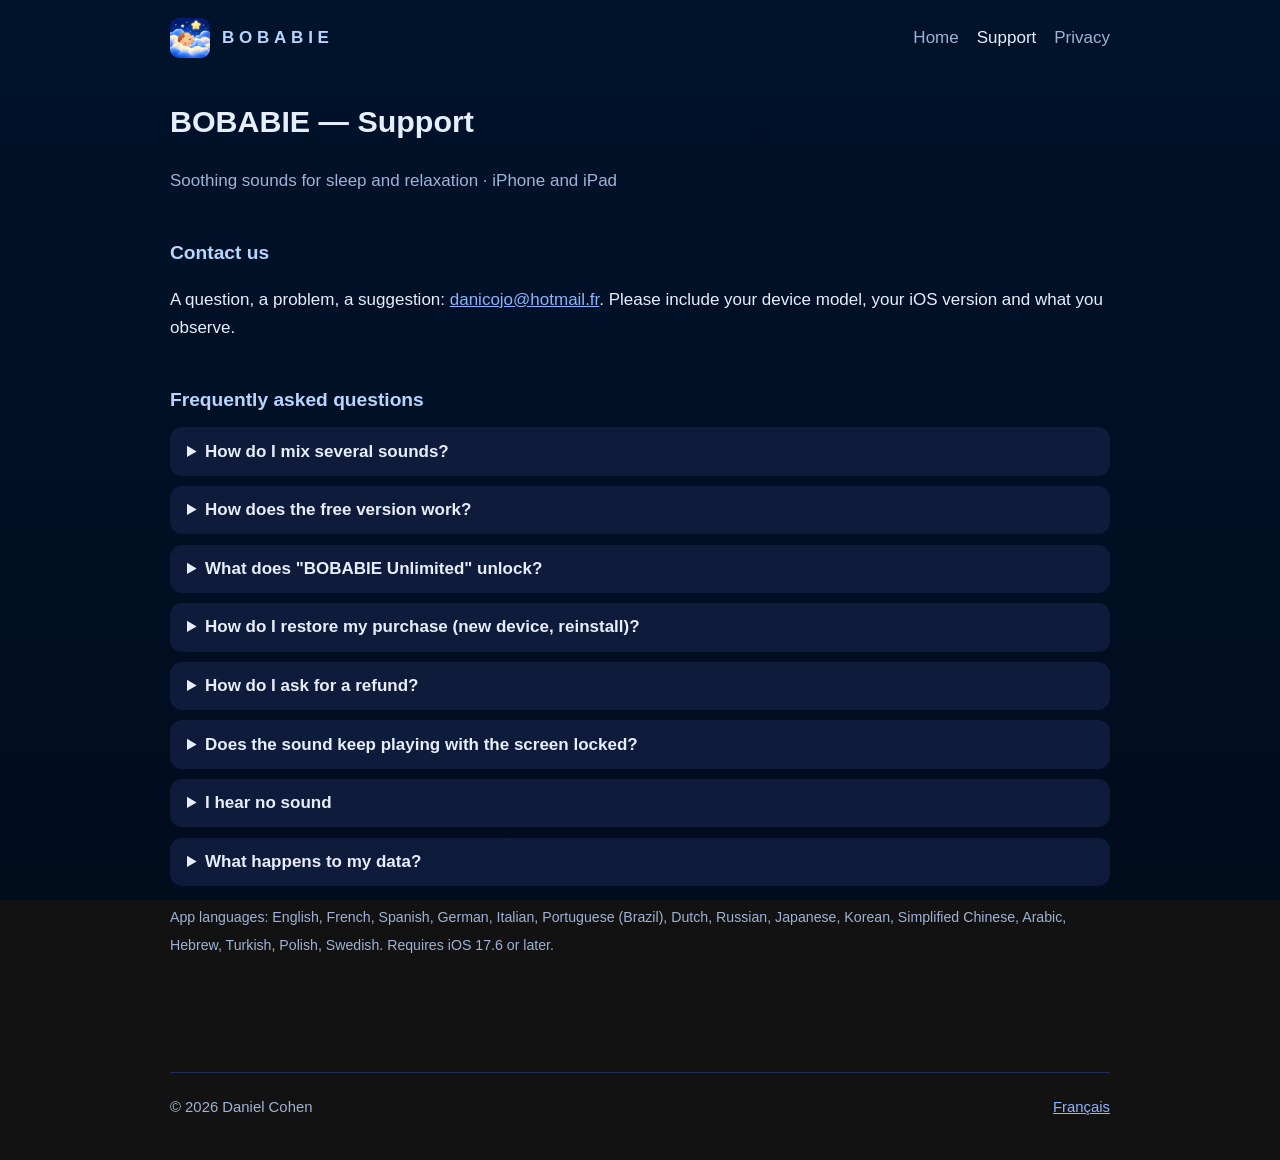
<file: en/support.html>
<!doctype html>
<html lang="en">
<head>
<meta charset="utf-8">
<meta name="viewport" content="width=device-width,initial-scale=1">
<title>BOBABIE — Support</title>
<meta name="description" content="Help and frequently asked questions about BOBABIE: mixes, timer, purchase, restore.">
<meta property="og:title" content="BOBABIE — Support">
<meta property="og:description" content="Help and frequently asked questions about BOBABIE: mixes, timer, purchase, restore.">
<meta property="og:image" content="https://danicojo.github.io/bobabie-site/assets/img/icon-180.png">
<link rel="icon" href="../assets/img/icon-64.png">
<link rel="apple-touch-icon" href="../assets/img/icon-180.png">
<link rel="stylesheet" href="../assets/style.css">
<link rel="alternate" hreflang="fr" href="https://danicojo.github.io/bobabie-site/assistance.html">
<link rel="alternate" hreflang="en" href="https://danicojo.github.io/bobabie-site/en/support.html">
</head>
<body>
<div class="wrap">
<header class="site">
<a class="brand" href="../index.html"><img src="../assets/img/icon-64.png" alt="" width="40" height="40"><span>BOBABIE</span></a>
<nav aria-label="Menu"><a href="index.html">Home</a><a href="support.html" aria-current="page">Support</a><a href="privacy.html">Privacy</a></nav>
</header>
<main class="page">
<h1>BOBABIE — Support</h1>
<p class="muted">Soothing sounds for sleep and relaxation · iPhone and iPad</p>
<h2>Contact us</h2>
<p>A question, a problem, a suggestion: <a href="mailto:danicojo@hotmail.fr">danicojo@hotmail.fr</a>. Please include your device model, your iOS version and what you observe.</p>
<h2>Frequently asked questions</h2>
<details><summary>How do I mix several sounds?</summary><p>Tap a tile to start a sound, then tap others to add them. Each active sound has its own volume slider in "Your mix". Tap an active tile to remove it.</p></details>
<details><summary>How does the free version work?</summary><p>You can listen for free in 20-minute sessions. During the last 2 minutes the volume fades out gently, then the sound stops. A 2-minute break is then required before you can start a new session. If you stop before the end, the remaining time is kept.</p></details>
<details><summary>What does "BOBABIE Unlimited" unlock?</summary><p>One payment, for life, no subscription: unlimited listening without breaks, timers from 30 minutes to 8 hours, and saving your own mixes ("My Mixes"). The price is shown by the App Store in your currency.</p></details>
<details><summary>How do I restore my purchase (new device, reinstall)?</summary><p>Open the purchase screen (for example by tapping "My Mixes" or a locked timer length), then tap "Restore purchase". Use the same Apple account you bought with. Family Sharing is not available for this purchase.</p></details>
<details><summary>How do I ask for a refund?</summary><p>Payments are handled by Apple: go to <a href="https://reportaproblem.apple.com">reportaproblem.apple.com</a>.</p></details>
<details><summary>Does the sound keep playing with the screen locked?</summary><p>Yes. BOBABIE plays in the background and you can pause or resume from the lock screen and Control Center. Playback never resumes by itself after a call or an alarm: restart it yourself.</p></details>
<details><summary>I hear no sound</summary><p>Check the device volume, that the sound is active in "Your mix", that its slider is not at zero, and that the audio output (headphones, Bluetooth) is the one you expect. If the problem persists, fully close the app and reopen it.</p></details>
<details><summary>What happens to my data?</summary><p>BOBABIE collects no data: see the <a href="privacy.html">privacy policy</a>.</p></details>
<p class="muted"><small>App languages: English, French, Spanish, German, Italian, Portuguese (Brazil), Dutch, Russian, Japanese, Korean, Simplified Chinese, Arabic, Hebrew, Turkish, Polish, Swedish. Requires iOS 17.6 or later.</small></p>

</main>
<footer class="site"><span>© 2026 Daniel Cohen</span><span><a href="../assistance.html" hreflang="fr">Français</a></span></footer>
</div>
</body>
</html>
</file>
<file: assets/style.css>
:root{--bg1:#00132b;--bg2:#010c1d;--card:#0e1b3a;--card2:#14264d;--text:#e6eefc;--muted:#9fb2d6;--accent:#8cb3ff;--logo:#b8d5ff;color-scheme:dark}
*{box-sizing:border-box}html{scroll-behavior:smooth}
body{margin:0;font:17px/1.65 -apple-system,BlinkMacSystemFont,"Segoe UI",Roboto,Helvetica,Arial,sans-serif;color:var(--text);background:linear-gradient(var(--bg1),var(--bg2)) fixed;min-height:100vh}
a{color:var(--accent)}a:hover{color:#fff}
.wrap{max-width:980px;margin:0 auto;padding:0 20px}
header.site{display:flex;flex-wrap:wrap;gap:12px 24px;align-items:center;justify-content:space-between;padding:18px 0}
header.site .brand{display:flex;align-items:center;gap:12px;color:var(--logo);text-decoration:none;font-weight:600;letter-spacing:.28em}
header.site .brand img{width:40px;height:40px;border-radius:9px}
nav{display:flex;flex-wrap:wrap;gap:4px 18px}nav a{text-decoration:none;color:var(--muted)}nav a:hover,nav a[aria-current]{color:var(--text)}
.hero{display:grid;grid-template-columns:1.1fr .9fr;gap:36px;align-items:center;padding:36px 0 24px}
.hero h1{font-size:2.4rem;line-height:1.15;margin:.2em 0}.hero p.lead{font-size:1.15rem;color:var(--muted)}
.hero img.phone{width:100%;max-width:320px;height:auto;justify-self:center;border-radius:28px;box-shadow:0 20px 60px rgba(0,0,0,.5)}
.btn{display:inline-block;padding:13px 26px;border-radius:999px;background:var(--accent);color:#0a1229;font-weight:600;text-decoration:none}
.soon{display:inline-block;padding:13px 26px;border-radius:999px;border:1px solid var(--accent);color:var(--accent)}
h2{font-size:1.5rem;margin:2.2em 0 .6em;color:var(--logo)}
.grid{display:grid;grid-template-columns:repeat(auto-fit,minmax(230px,1fr));gap:14px}
.card{background:var(--card);border-radius:18px;padding:18px 20px}.card h3{margin:.1em 0 .3em;font-size:1.05rem}.card p{margin:0;color:var(--muted);font-size:.97rem}
.shots{display:grid;grid-template-columns:repeat(auto-fit,minmax(170px,1fr));gap:14px}.shots img{width:100%;height:auto;border-radius:18px}
.sounds{columns:2 260px;color:var(--muted)}.sounds b{color:var(--text)}
main.page{padding-bottom:48px}main.page h1{font-size:1.9rem;color:var(--text)}main.page h2{font-size:1.2rem}
.muted{color:var(--muted)}details{background:var(--card);border-radius:12px;padding:.6em 1em;margin:.6em 0}summary{cursor:pointer;font-weight:600}
footer.site{border-top:1px solid #1d2f5a;margin-top:48px;padding:22px 0 40px;color:var(--muted);font-size:.93rem;display:flex;flex-wrap:wrap;gap:8px 24px;justify-content:space-between}
@media(max-width:760px){.hero{grid-template-columns:1fr;text-align:center}.hero h1{font-size:1.9rem}nav{gap:4px 14px}}
</file>
